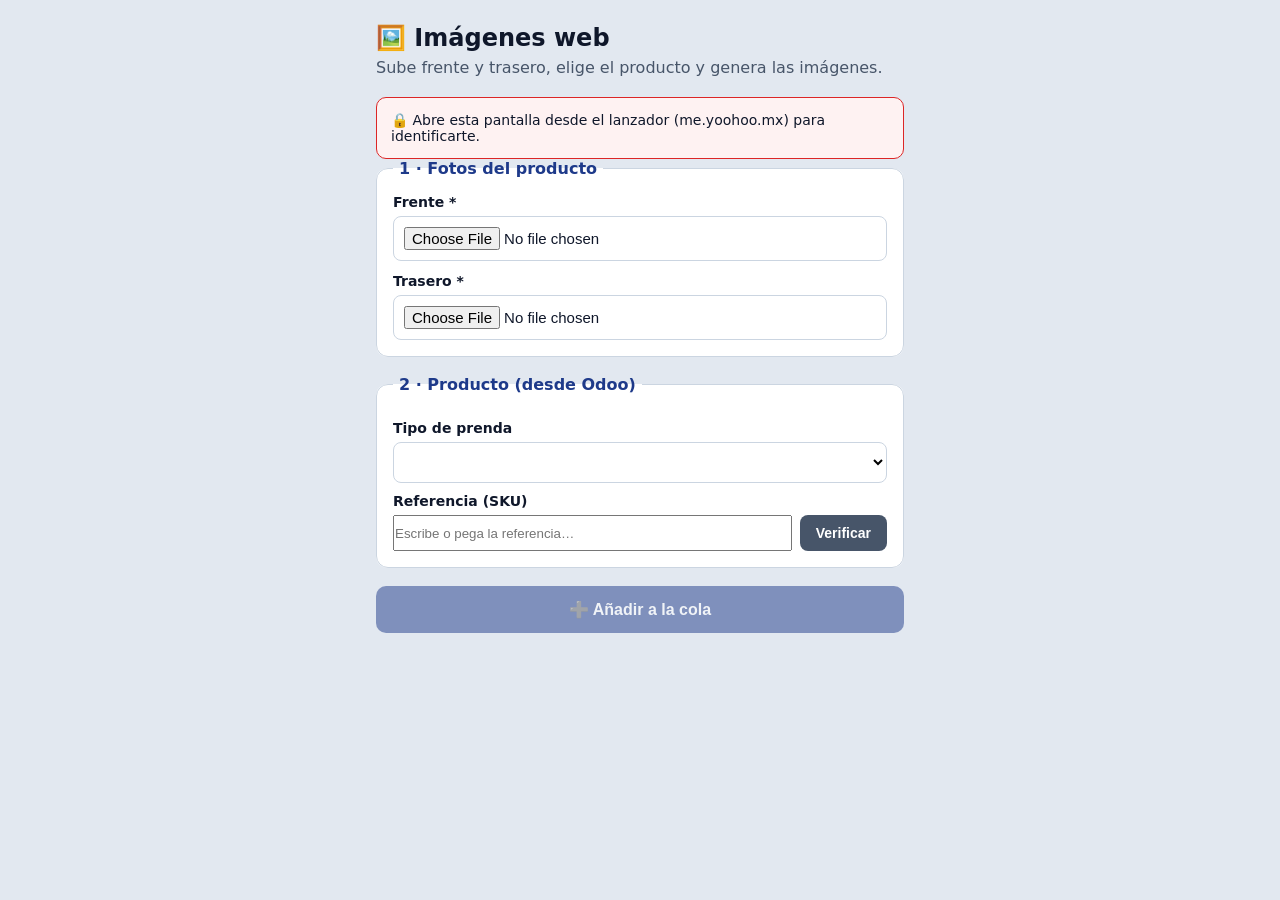
<file: automatizacion/pwa-imagenes/index.html>
<!DOCTYPE html>
<html lang="es">
<head>
<meta charset="UTF-8">
<meta name="viewport" content="width=device-width, initial-scale=1.0">
<meta name="theme-color" content="#1e3a8a">
<link rel="manifest" href="manifest.webmanifest">
<title>Imágenes web</title>
<link rel="stylesheet" href="styles.css">
</head>
<body>
  <main class="app">
    <h1>🖼️ Imágenes web</h1>
    <p class="sub">Sube frente y trasero, elige el producto y genera las imágenes.</p>

    <!-- Aviso cuando falta / no es válido el PIN (entrar desde el lanzador) -->
    <div id="gate" class="estado error" hidden></div>

    <!-- Productos sin imagen, priorizados por stock (al inicio) -->
    <button type="button" id="btn-faltantes" class="btn-faltantes" hidden>
      📋 Ver productos sin imagen
    </button>
    <div id="faltantes" class="faltantes" hidden></div>

    <form id="form" hidden>
      <fieldset>
        <legend>1 · Fotos del producto</legend>
        <div class="fotos">
          <label class="foto">
            <span>Frente *</span>
            <input type="file" id="frente" accept="image/*" required>
            <img class="preview" id="prev-frente" alt="">
          </label>
          <label class="foto">
            <span>Trasero *</span>
            <input type="file" id="trasero" accept="image/*" required>
            <img class="preview" id="prev-trasero" alt="">
          </label>
        </div>
      </fieldset>

      <fieldset>
        <legend>2 · Producto (desde Odoo)</legend>
        <label>Tipo de prenda
          <select id="tipo" required></select>
        </label>
        <label>Referencia (SKU)
          <div class="ref-row">
            <input type="text" id="referencia" placeholder="Escribe o pega la referencia…"
                   autocomplete="off" autocapitalize="off" spellcheck="false"
                   list="ref-sugerencias" required>
            <button type="button" id="verificar">Verificar</button>
          </div>
          <datalist id="ref-sugerencias"></datalist>
        </label>
        <div id="ref-estado" class="ref-estado" hidden></div>
        <label id="color-wrap" hidden>Color
          <select id="color" required></select>
        </label>
      </fieldset>

      <button type="submit" id="enviar" disabled>➕ Añadir a la cola</button>
    </form>

    <div id="estado" class="estado" hidden></div>

    <!-- Cola de generación: un trabajo por flujo, con barra de progreso -->
    <section id="cola" class="cola" hidden>
      <div class="cola-head" id="cola-head">Cola de generación</div>
      <div class="cola-lista" id="cola-lista"></div>
    </section>
  </main>
  <script src="app.js"></script>
</body>
</html>
</file>
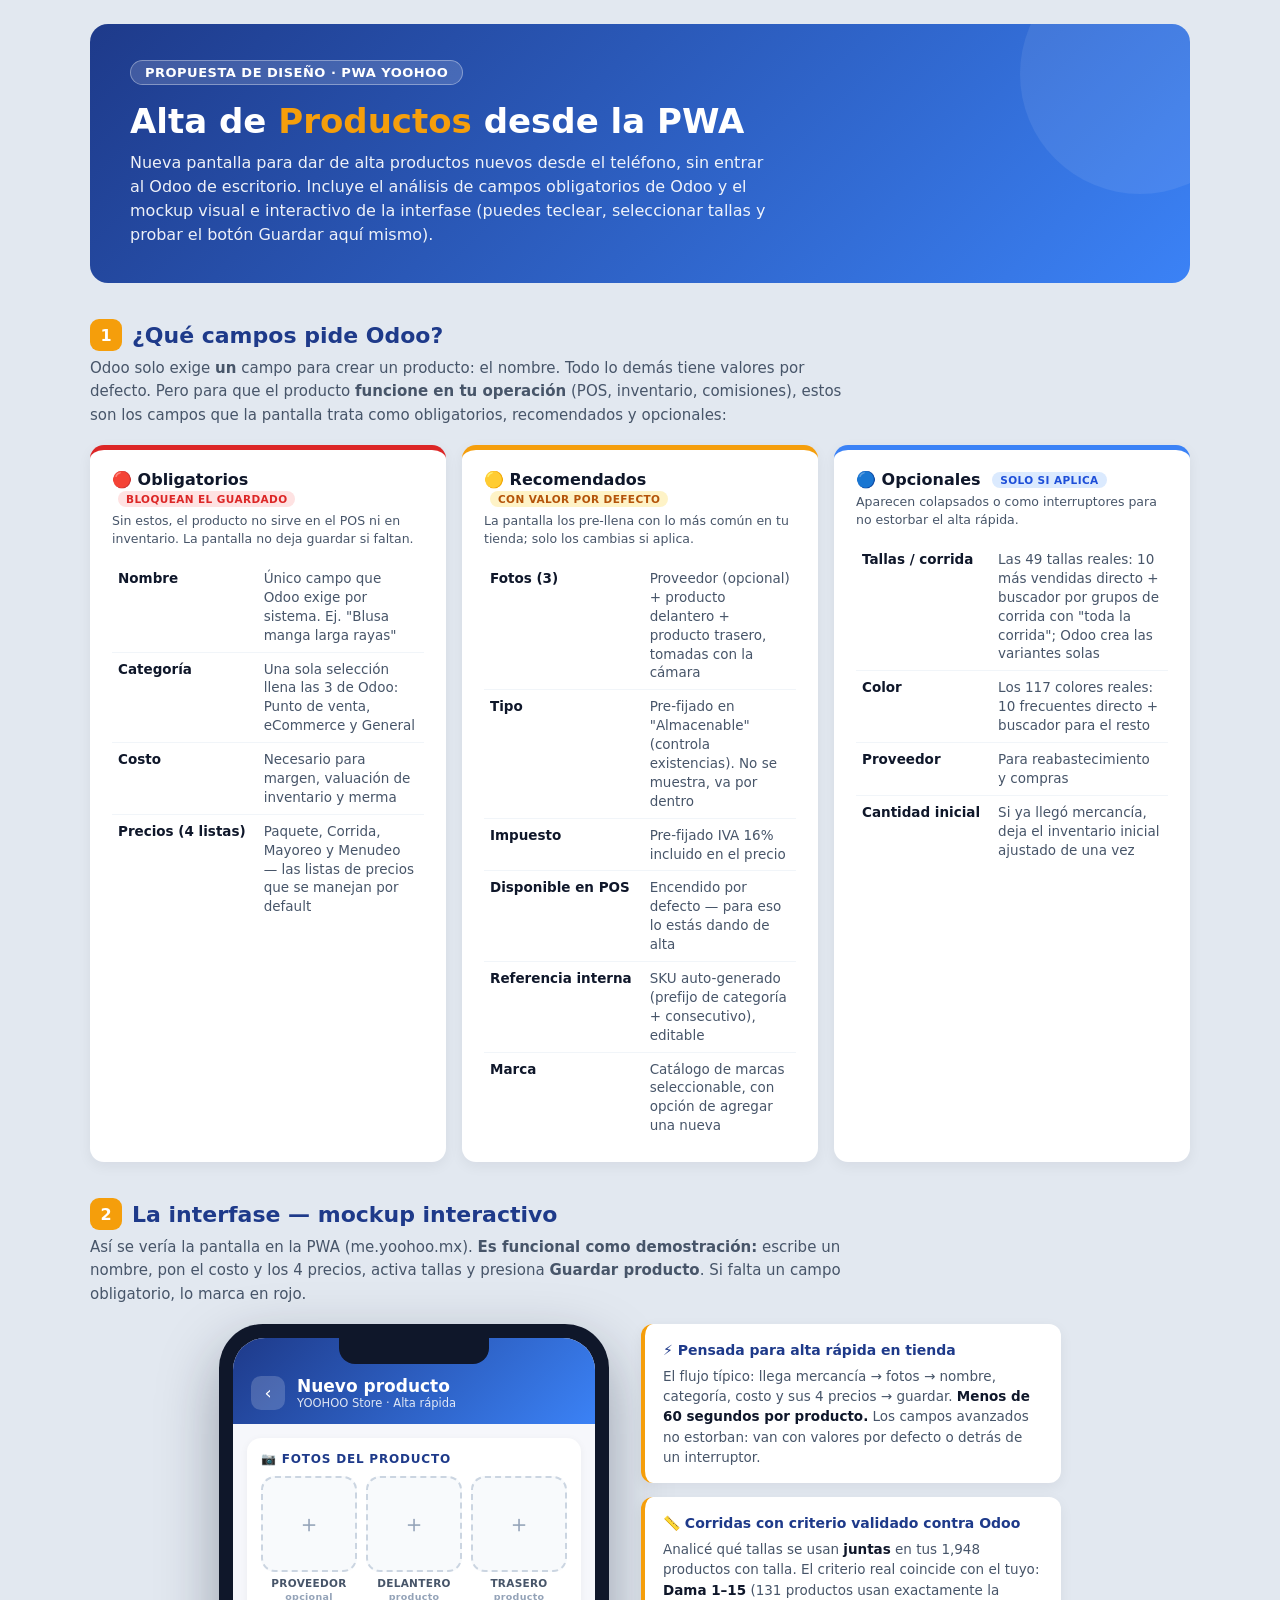
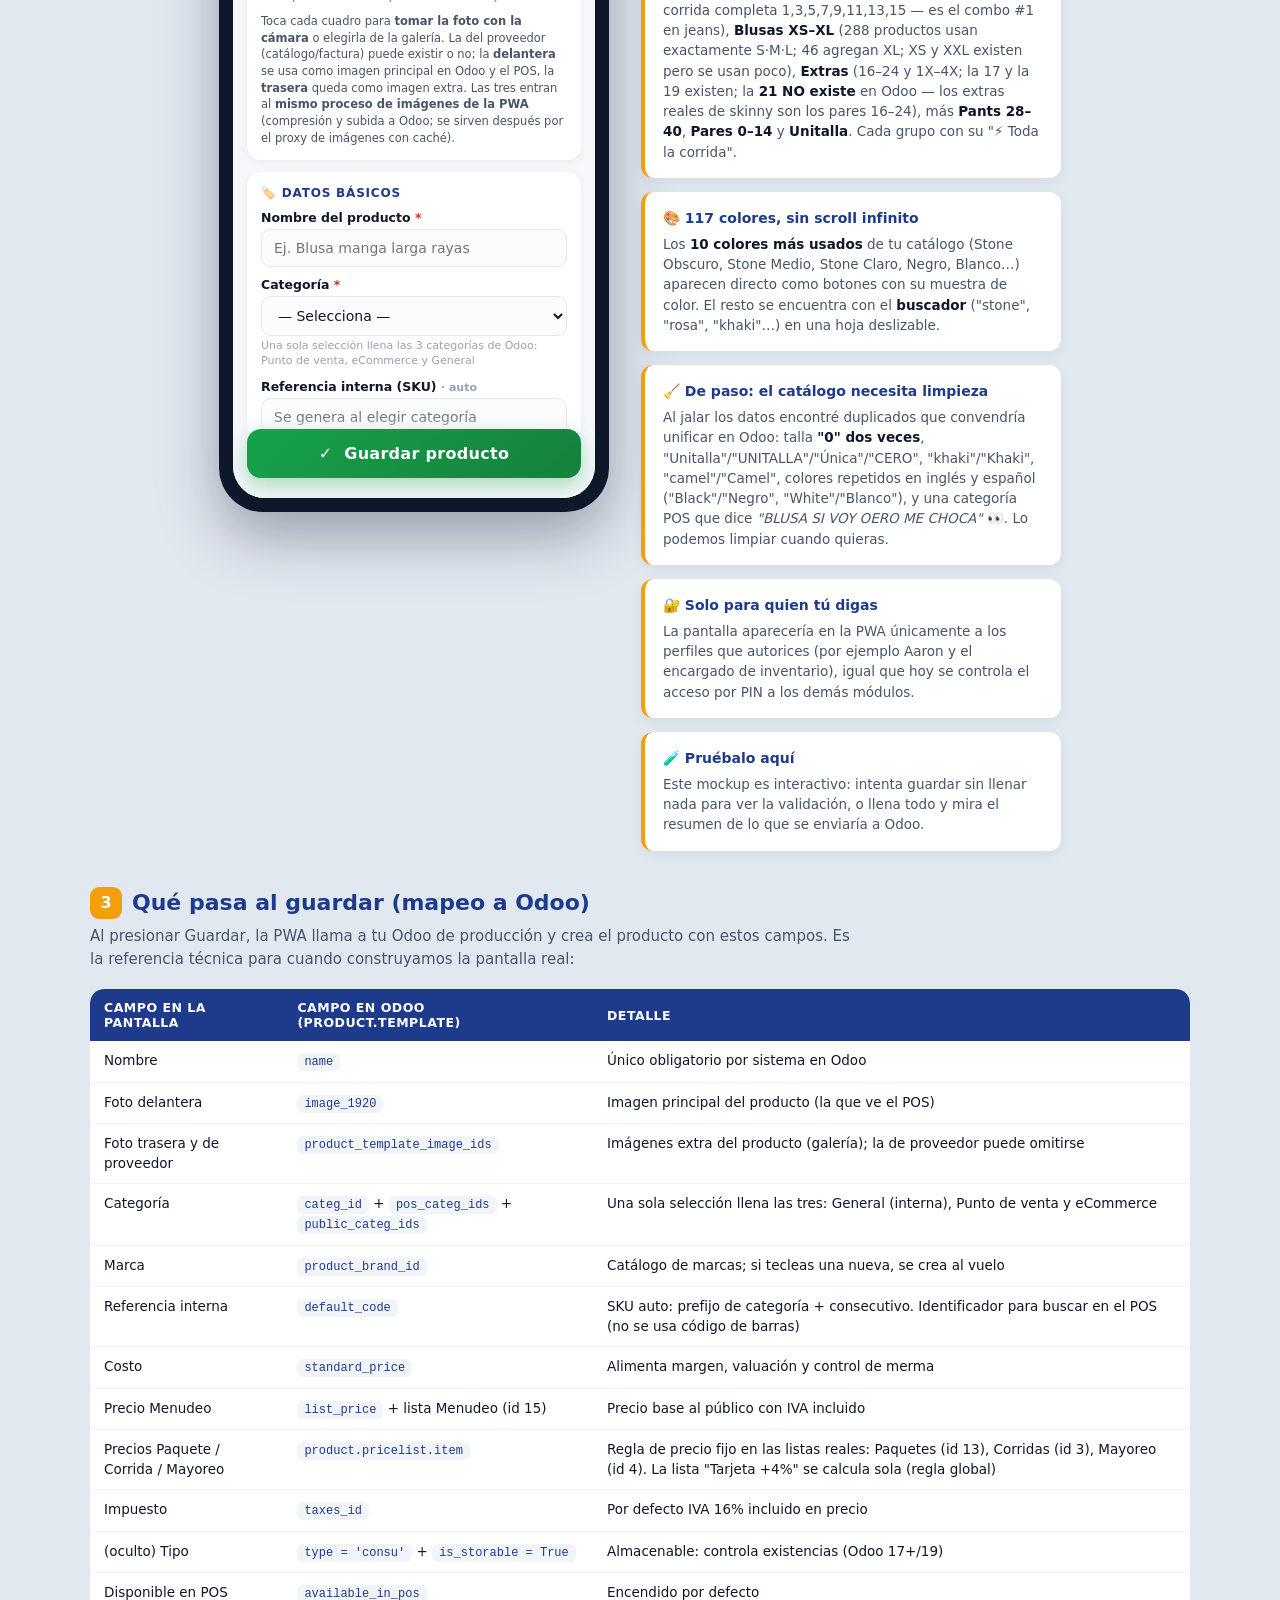
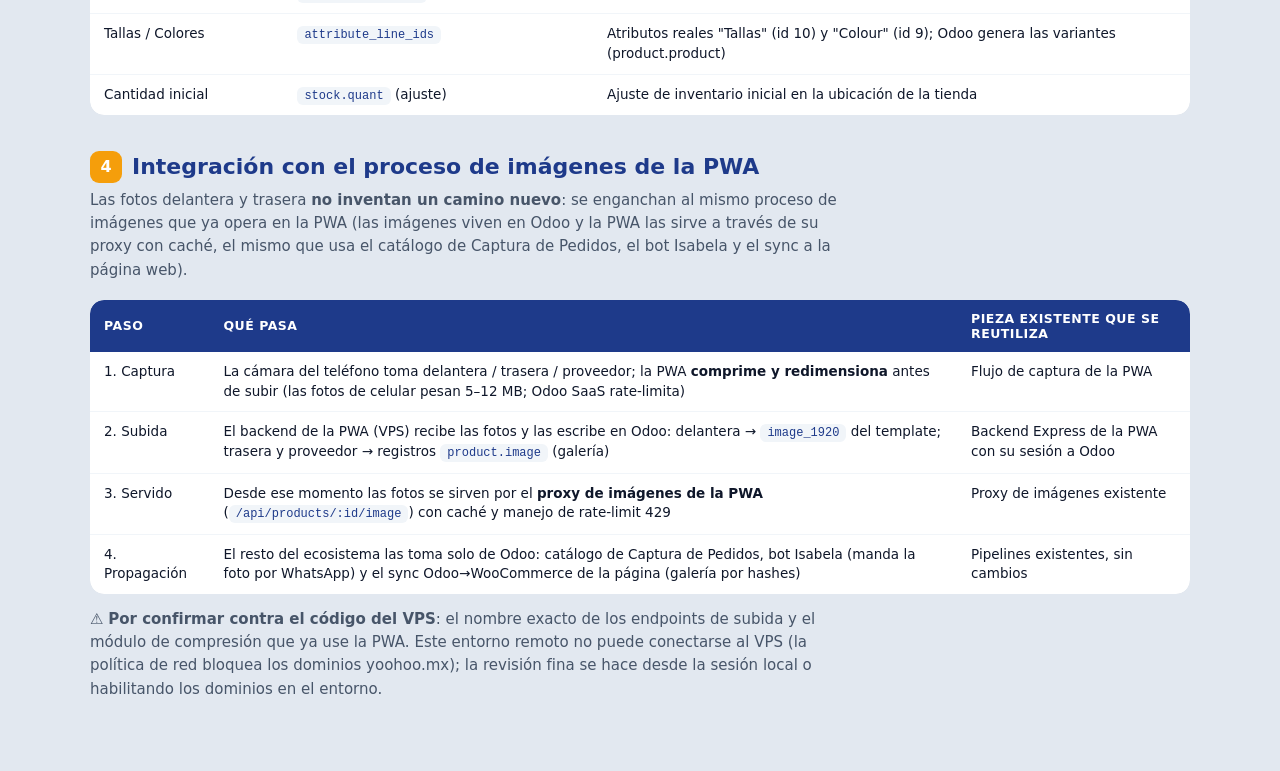
<file: alta-producto-pwa.html>
<!DOCTYPE html>
<html lang="es">
<head>
<meta charset="UTF-8">
<meta name="viewport" content="width=device-width, initial-scale=1.0">
<title>Alta de Productos — Diseño PWA YOOHOO</title>
<style>
  :root{
    --azul:#1e3a8a;
    --azul-claro:#3b82f6;
    --acento:#f59e0b;
    --oscuro:#0f172a;
    --gris:#475569;
    --claro:#f1f5f9;
    --blanco:#ffffff;
    --verde:#16a34a;
    --rojo:#dc2626;
    --borde:#e2e8f0;
  }
  *{margin:0;padding:0;box-sizing:border-box;}
  body{
    font-family:'Segoe UI',system-ui,-apple-system,sans-serif;
    background:#e2e8f0;
    color:var(--oscuro);
    padding:24px 16px 64px;
  }
  .contenedor{max-width:1100px;margin:0 auto;}

  /* ---------- CABECERA DEL DOCUMENTO ---------- */
  .doc-hero{
    background:linear-gradient(135deg,var(--azul) 0%,var(--azul-claro) 100%);
    color:var(--blanco);
    border-radius:18px;
    padding:36px 40px;
    margin-bottom:28px;
    position:relative;
    overflow:hidden;
  }
  .doc-hero::after{
    content:"";position:absolute;right:-70px;top:-70px;
    width:240px;height:240px;background:rgba(255,255,255,.08);border-radius:50%;
  }
  .doc-hero h1{font-size:34px;font-weight:800;margin-bottom:10px;}
  .doc-hero h1 span{color:var(--acento);}
  .doc-hero p{font-size:16px;opacity:.92;max-width:640px;line-height:1.5;}
  .doc-hero .chip{
    display:inline-block;background:rgba(255,255,255,.15);
    border:1px solid rgba(255,255,255,.35);
    padding:4px 14px;border-radius:999px;font-size:13px;font-weight:600;
    margin-bottom:16px;letter-spacing:.5px;
  }

  h2.seccion{
    font-size:22px;font-weight:800;color:var(--azul);
    margin:36px 0 6px;display:flex;align-items:center;gap:10px;
  }
  h2.seccion .num{
    background:var(--acento);color:var(--blanco);
    width:32px;height:32px;border-radius:9px;
    display:inline-flex;align-items:center;justify-content:center;
    font-size:16px;flex-shrink:0;
  }
  p.intro{color:var(--gris);margin-bottom:18px;font-size:15px;max-width:760px;line-height:1.55;}

  /* ---------- TABLAS DE CAMPOS ---------- */
  .tarjetas-campos{display:grid;grid-template-columns:repeat(auto-fit,minmax(310px,1fr));gap:16px;}
  .tcampo{
    background:var(--blanco);border-radius:14px;padding:20px 22px;
    box-shadow:0 4px 14px rgba(15,23,42,.06);
    border-top:5px solid var(--gris);
  }
  .tcampo.oblig{border-top-color:var(--rojo);}
  .tcampo.recom{border-top-color:var(--acento);}
  .tcampo.opc{border-top-color:var(--azul-claro);}
  .tcampo h3{font-size:16px;margin-bottom:4px;}
  .tcampo .sub{font-size:12.5px;color:var(--gris);margin-bottom:14px;line-height:1.45;}
  .tcampo table{width:100%;border-collapse:collapse;font-size:13.5px;}
  .tcampo td{padding:7px 6px;border-bottom:1px solid var(--claro);vertical-align:top;line-height:1.4;}
  .tcampo td:first-child{font-weight:700;white-space:nowrap;padding-right:12px;}
  .tcampo td:last-child{color:var(--gris);}
  .tcampo tr:last-child td{border-bottom:none;}
  .etq{
    display:inline-block;font-size:10.5px;font-weight:700;letter-spacing:.4px;
    padding:2px 8px;border-radius:999px;margin-left:6px;vertical-align:middle;
  }
  .etq.r{background:#fee2e2;color:var(--rojo);}
  .etq.a{background:#fef3c7;color:#b45309;}
  .etq.b{background:#dbeafe;color:#1d4ed8;}

  /* ---------- LAYOUT MOCKUP ---------- */
  .zona-mockup{
    display:flex;gap:32px;align-items:flex-start;flex-wrap:wrap;
    justify-content:center;margin-top:18px;
  }
  .notas-laterales{flex:1;min-width:300px;max-width:420px;display:flex;flex-direction:column;gap:14px;}
  .nota{
    background:var(--blanco);border-radius:12px;padding:16px 18px;
    box-shadow:0 4px 14px rgba(15,23,42,.06);
    font-size:13.5px;line-height:1.5;color:var(--gris);
    border-left:4px solid var(--acento);
  }
  .nota b{color:var(--oscuro);}
  .nota .titulo-nota{font-size:14px;font-weight:800;color:var(--azul);display:block;margin-bottom:5px;}

  /* ---------- TELÉFONO ---------- */
  .telefono{
    width:390px;flex-shrink:0;
    background:var(--oscuro);
    border-radius:44px;
    padding:14px;
    box-shadow:0 24px 60px rgba(15,23,42,.35);
  }
  .pantalla{
    background:#f6f7fb;
    border-radius:32px;
    overflow:hidden;
    height:760px;
    display:flex;flex-direction:column;
    position:relative;
  }
  .notch{
    height:26px;background:var(--oscuro);border-radius:0 0 16px 16px;
    width:150px;margin:0 auto;flex-shrink:0;position:absolute;left:50%;transform:translateX(-50%);top:0;z-index:30;
  }

  .app-header{
    background:linear-gradient(135deg,var(--azul) 0%,var(--azul-claro) 100%);
    color:var(--blanco);
    padding:38px 18px 14px;
    flex-shrink:0;
    display:flex;align-items:center;gap:12px;
  }
  .app-header .atras{
    width:34px;height:34px;border-radius:10px;background:rgba(255,255,255,.18);
    display:flex;align-items:center;justify-content:center;font-size:18px;cursor:pointer;
  }
  .app-header .titulo{font-size:17px;font-weight:800;}
  .app-header .subtitulo{font-size:11.5px;opacity:.85;}

  .form-scroll{
    flex:1;overflow-y:auto;padding:14px 14px 90px;
    scrollbar-width:thin;
  }

  .bloque{
    background:var(--blanco);border-radius:14px;
    padding:14px;margin-bottom:12px;
    box-shadow:0 2px 8px rgba(15,23,42,.05);
  }
  .bloque h4{
    font-size:12px;letter-spacing:.8px;color:var(--azul);
    text-transform:uppercase;margin-bottom:10px;font-weight:800;
    display:flex;align-items:center;gap:6px;
  }
  .campo{margin-bottom:10px;}
  .campo:last-child{margin-bottom:0;}
  .campo label{
    display:block;font-size:12.5px;font-weight:700;color:var(--oscuro);margin-bottom:4px;
  }
  .campo label .req{color:var(--rojo);font-weight:800;}
  .campo label .opt{color:#94a3b8;font-weight:600;font-size:11px;}
  .campo input[type=text],.campo input[type=number],.campo select{
    width:100%;padding:10px 12px;font-size:14px;
    border:1.5px solid var(--borde);border-radius:10px;
    background:#fbfcfe;outline:none;font-family:inherit;color:var(--oscuro);
  }
  .campo input:focus,.campo select:focus{border-color:var(--azul-claro);background:var(--blanco);}
  .campo.error input,.campo.error select{border-color:var(--rojo);background:#fef2f2;}
  .campo .ayuda{font-size:11px;color:#94a3b8;margin-top:3px;line-height:1.35;}
  .campo .msg-error{font-size:11px;color:var(--rojo);margin-top:3px;font-weight:700;display:none;}
  .campo.error .msg-error{display:block;}

  .fila{display:flex;gap:10px;}
  .fila .campo{flex:1;}

  /* fotos */
  .fotos-grid{display:flex;gap:9px;}
  .foto-slot{flex:1;text-align:center;}
  .foto-cuadro{
    width:100%;aspect-ratio:1/1;border-radius:14px;
    border:2px dashed #cbd5e1;background:#f8fafc;
    display:flex;flex-direction:column;align-items:center;justify-content:center;
    font-size:24px;cursor:pointer;color:#94a3b8;transition:.15s;
    overflow:hidden;
  }
  .foto-cuadro:hover{border-color:var(--azul-claro);color:var(--azul-claro);}
  .foto-cuadro.lista{border-style:solid;border-color:var(--verde);font-size:34px;background:#f0fdf4;}
  .foto-slot .fl{
    font-size:10.5px;font-weight:800;color:var(--gris);
    margin-top:5px;letter-spacing:.3px;text-transform:uppercase;line-height:1.3;display:block;
  }
  .foto-slot .fl em{display:block;font-style:normal;font-weight:600;color:#94a3b8;font-size:9.5px;text-transform:none;}
  .foto-txt{font-size:11.5px;color:var(--gris);line-height:1.45;margin-top:10px;}

  /* margen */
  .margen-caja{
    background:#f0fdf4;border:1px solid #bbf7d0;border-radius:10px;
    padding:8px 12px;font-size:12.5px;color:#166534;font-weight:700;
    display:flex;justify-content:space-between;align-items:center;margin-top:8px;
  }
  .margen-caja.negativo{background:#fef2f2;border-color:#fecaca;color:var(--rojo);}

  /* chips */
  .chips{display:flex;flex-wrap:wrap;gap:7px;}
  .chips .ch{
    padding:7px 13px;border-radius:999px;border:1.5px solid var(--borde);
    background:var(--blanco);font-size:13px;font-weight:700;color:var(--gris);
    cursor:pointer;user-select:none;transition:.12s;
    display:inline-flex;align-items:center;gap:6px;
  }
  .chips .ch.on{background:var(--azul);border-color:var(--azul);color:var(--blanco);}
  .tag-real{
    font-size:9.5px;background:#dcfce7;color:#166534;border-radius:999px;
    padding:2px 8px;letter-spacing:.3px;
  }

  /* hoja de tallas: grupos de corrida */
  .lista-tallas{max-height:330px;overflow-y:auto;margin-bottom:14px;}
  .grupo-talla-h{
    display:flex;justify-content:space-between;align-items:center;
    font-size:11px;font-weight:800;color:var(--azul);text-transform:uppercase;
    letter-spacing:.5px;margin:12px 0 7px;
  }
  .grupo-talla-h:first-child{margin-top:0;}
  .grupo-talla-h button{
    font-size:11px;font-weight:800;cursor:pointer;font-family:inherit;
    border:1.5px solid var(--borde);background:#fbfcfe;color:var(--azul);
    border-radius:999px;padding:3px 10px;
  }

  /* swatches de color */
  .sw-c{
    width:15px;height:15px;border-radius:50%;flex-shrink:0;
    border:1px solid rgba(0,0,0,.18);display:inline-block;
  }
  .btn-todos{
    width:100%;margin-top:9px;padding:10px;border-radius:10px;font-size:13px;font-weight:800;
    cursor:pointer;font-family:inherit;border:1.5px dashed #94a3b8;background:#f8fafc;color:var(--gris);
  }
  .chips .ch .x{opacity:.7;font-weight:400;}

  /* hoja selector de colores */
  .hoja-colores input{
    width:100%;padding:11px 13px;font-size:14px;border:1.5px solid var(--borde);
    border-radius:11px;background:#fbfcfe;outline:none;font-family:inherit;margin-bottom:10px;
  }
  .lista-colores{
    display:grid;grid-template-columns:1fr 1fr;gap:6px;
    max-height:330px;overflow-y:auto;margin-bottom:14px;
  }
  .item-color{
    display:flex;align-items:center;gap:8px;padding:8px 10px;border-radius:10px;
    border:1.5px solid var(--borde);font-size:12px;font-weight:700;color:var(--gris);
    cursor:pointer;user-select:none;
  }
  .item-color.on{border-color:var(--azul);background:#eff6ff;color:var(--azul);}
  .item-color .sw-c{width:18px;height:18px;}

  /* switch */
  .switch-fila{display:flex;justify-content:space-between;align-items:center;gap:10px;}
  .switch-fila .txt b{display:block;font-size:13px;}
  .switch-fila .txt span{font-size:11.5px;color:#94a3b8;}
  .sw{
    width:46px;height:26px;border-radius:999px;background:#cbd5e1;position:relative;
    cursor:pointer;flex-shrink:0;transition:.15s;
  }
  .sw::after{
    content:"";position:absolute;width:20px;height:20px;border-radius:50%;
    background:var(--blanco);top:3px;left:3px;transition:.15s;
    box-shadow:0 1px 4px rgba(0,0,0,.25);
  }
  .sw.on{background:var(--verde);}
  .sw.on::after{left:23px;}

  .resumen-var{
    margin-top:10px;background:#eff6ff;border:1px solid #bfdbfe;border-radius:10px;
    padding:9px 12px;font-size:12.5px;color:#1d4ed8;font-weight:700;
  }

  /* botón guardar */
  .pie-guardar{
    position:absolute;bottom:0;left:0;right:0;
    padding:12px 14px 20px;
    background:linear-gradient(0deg,#f6f7fb 70%,rgba(246,247,251,0));
  }
  .btn-guardar{
    width:100%;padding:15px;border:none;border-radius:14px;
    background:linear-gradient(135deg,var(--verde),#15803d);
    color:var(--blanco);font-size:16px;font-weight:800;cursor:pointer;
    box-shadow:0 8px 20px rgba(22,163,74,.35);
    font-family:inherit;letter-spacing:.3px;
  }
  .btn-guardar:active{transform:scale(.98);}

  /* overlay éxito */
  .overlay{
    position:absolute;inset:0;background:rgba(15,23,42,.55);
    display:none;align-items:flex-end;z-index:40;
  }
  .overlay.on{display:flex;}
  .hoja{
    background:var(--blanco);border-radius:22px 22px 0 0;width:100%;
    padding:24px 20px 28px;animation:sube .25s ease;
    max-height:82%;overflow-y:auto;
  }
  @keyframes sube{from{transform:translateY(40px);opacity:0}to{transform:translateY(0);opacity:1}}
  .hoja .icono-ok{
    width:58px;height:58px;border-radius:50%;background:#dcfce7;color:var(--verde);
    font-size:30px;display:flex;align-items:center;justify-content:center;margin:0 auto 12px;
  }
  .hoja h3{text-align:center;font-size:18px;margin-bottom:4px;}
  .hoja .sub{text-align:center;font-size:12.5px;color:var(--gris);margin-bottom:16px;}
  .hoja table{width:100%;font-size:12.5px;border-collapse:collapse;margin-bottom:16px;}
  .hoja td{padding:6px 4px;border-bottom:1px solid var(--claro);}
  .hoja td:first-child{color:var(--gris);white-space:nowrap;padding-right:14px;}
  .hoja td:last-child{font-weight:700;text-align:right;}
  .hoja .btns{display:flex;gap:10px;}
  .hoja button{
    flex:1;padding:12px;border-radius:12px;font-size:14px;font-weight:800;
    cursor:pointer;font-family:inherit;border:1.5px solid var(--borde);background:var(--blanco);color:var(--gris);
  }
  .hoja button.principal{background:var(--azul);border-color:var(--azul);color:var(--blanco);}

  /* ---------- TABLA MAPEO ODOO ---------- */
  .tabla-mapeo{
    width:100%;background:var(--blanco);border-radius:14px;overflow:hidden;
    box-shadow:0 4px 14px rgba(15,23,42,.06);border-collapse:collapse;font-size:13.5px;
  }
  .tabla-mapeo th{
    background:var(--azul);color:var(--blanco);text-align:left;
    padding:11px 14px;font-size:12.5px;letter-spacing:.5px;text-transform:uppercase;
  }
  .tabla-mapeo td{padding:10px 14px;border-bottom:1px solid var(--claro);vertical-align:top;line-height:1.45;}
  .tabla-mapeo tr:last-child td{border-bottom:none;}
  .tabla-mapeo code{
    background:var(--claro);padding:2px 7px;border-radius:6px;font-size:12px;color:var(--azul);
    font-family:Consolas,monospace;white-space:nowrap;
  }
  .scroll-x{overflow-x:auto;border-radius:14px;}

  @media(max-width:900px){
    .doc-hero{padding:26px 22px;}
    .doc-hero h1{font-size:26px;}
    .telefono{width:100%;max-width:390px;}
  }
</style>
</head>
<body>
<div class="contenedor">

  <!-- ============ CABECERA ============ -->
  <div class="doc-hero">
    <span class="chip">PROPUESTA DE DISEÑO · PWA YOOHOO</span>
    <h1>Alta de <span>Productos</span> desde la PWA</h1>
    <p>Nueva pantalla para dar de alta productos nuevos desde el teléfono, sin entrar al Odoo de escritorio.
    Incluye el análisis de campos obligatorios de Odoo y el mockup visual e interactivo de la interfase
    (puedes teclear, seleccionar tallas y probar el botón Guardar aquí mismo).</p>
  </div>

  <!-- ============ SECCIÓN 1: CAMPOS ============ -->
  <h2 class="seccion"><span class="num">1</span> ¿Qué campos pide Odoo?</h2>
  <p class="intro">
    Odoo solo exige <b>un</b> campo para crear un producto: el nombre. Todo lo demás tiene valores por defecto.
    Pero para que el producto <b>funcione en tu operación</b> (POS, inventario, comisiones), estos son
    los campos que la pantalla trata como obligatorios, recomendados y opcionales:
  </p>
  <div class="tarjetas-campos">
    <div class="tcampo oblig">
      <h3>🔴 Obligatorios <span class="etq r">BLOQUEAN EL GUARDADO</span></h3>
      <p class="sub">Sin estos, el producto no sirve en el POS ni en inventario. La pantalla no deja guardar si faltan.</p>
      <table>
        <tr><td>Nombre</td><td>Único campo que Odoo exige por sistema. Ej. "Blusa manga larga rayas"</td></tr>
        <tr><td>Categoría</td><td>Una sola selección llena las 3 de Odoo: Punto de venta, eCommerce y General</td></tr>
        <tr><td>Costo</td><td>Necesario para margen, valuación de inventario y merma</td></tr>
        <tr><td>Precios (4 listas)</td><td>Paquete, Corrida, Mayoreo y Menudeo — las listas de precios que se manejan por default</td></tr>
      </table>
    </div>
    <div class="tcampo recom">
      <h3>🟡 Recomendados <span class="etq a">CON VALOR POR DEFECTO</span></h3>
      <p class="sub">La pantalla los pre-llena con lo más común en tu tienda; solo los cambias si aplica.</p>
      <table>
        <tr><td>Fotos (3)</td><td>Proveedor (opcional) + producto delantero + producto trasero, tomadas con la cámara</td></tr>
        <tr><td>Tipo</td><td>Pre-fijado en "Almacenable" (controla existencias). No se muestra, va por dentro</td></tr>
        <tr><td>Impuesto</td><td>Pre-fijado IVA 16% incluido en el precio</td></tr>
        <tr><td>Disponible en POS</td><td>Encendido por defecto — para eso lo estás dando de alta</td></tr>
        <tr><td>Referencia interna</td><td>SKU auto-generado (prefijo de categoría + consecutivo), editable</td></tr>
        <tr><td>Marca</td><td>Catálogo de marcas seleccionable, con opción de agregar una nueva</td></tr>
      </table>
    </div>
    <div class="tcampo opc">
      <h3>🔵 Opcionales <span class="etq b">SOLO SI APLICA</span></h3>
      <p class="sub">Aparecen colapsados o como interruptores para no estorbar el alta rápida.</p>
      <table>
        <tr><td>Tallas / corrida</td><td>Las 49 tallas reales: 10 más vendidas directo + buscador por grupos de corrida con "toda la corrida"; Odoo crea las variantes solas</td></tr>
        <tr><td>Color</td><td>Los 117 colores reales: 10 frecuentes directo + buscador para el resto</td></tr>
        <tr><td>Proveedor</td><td>Para reabastecimiento y compras</td></tr>
        <tr><td>Cantidad inicial</td><td>Si ya llegó mercancía, deja el inventario inicial ajustado de una vez</td></tr>
      </table>
    </div>
  </div>

  <!-- ============ SECCIÓN 2: MOCKUP ============ -->
  <h2 class="seccion"><span class="num">2</span> La interfase — mockup interactivo</h2>
  <p class="intro">
    Así se vería la pantalla en la PWA (me.yoohoo.mx). <b>Es funcional como demostración:</b> escribe un nombre,
    pon el costo y los 4 precios, activa tallas y presiona <b>Guardar producto</b>.
    Si falta un campo obligatorio, lo marca en rojo.
  </p>

  <div class="zona-mockup">
    <!-- ===== TELÉFONO ===== -->
    <div class="telefono">
      <div class="pantalla">
        <div class="notch"></div>
        <div class="app-header">
          <div class="atras">‹</div>
          <div>
            <div class="titulo">Nuevo producto</div>
            <div class="subtitulo">YOOHOO Store · Alta rápida</div>
          </div>
        </div>

        <div class="form-scroll" id="formScroll">

          <!-- FOTOS -->
          <div class="bloque">
            <h4>📷 Fotos del producto</h4>
            <div class="fotos-grid">
              <div class="foto-slot">
                <div class="foto-cuadro" id="fotoProv" onclick="tomarFoto(this,'🏭')">＋</div>
                <span class="fl">Proveedor<em>opcional</em></span>
              </div>
              <div class="foto-slot">
                <div class="foto-cuadro" id="fotoDel" onclick="tomarFoto(this,'👚')">＋</div>
                <span class="fl">Delantero<em>producto</em></span>
              </div>
              <div class="foto-slot">
                <div class="foto-cuadro" id="fotoTra" onclick="tomarFoto(this,'🔄')">＋</div>
                <span class="fl">Trasero<em>producto</em></span>
              </div>
            </div>
            <div class="foto-txt">Toca cada cuadro para <b>tomar la foto con la cámara</b> o elegirla de la galería. La del proveedor (catálogo/factura) puede existir o no; la <b>delantera</b> se usa como imagen principal en Odoo y el POS, la <b>trasera</b> queda como imagen extra. Las tres entran al <b>mismo proceso de imágenes de la PWA</b> (compresión y subida a Odoo; se sirven después por el proxy de imágenes con caché).</div>
          </div>

          <!-- DATOS BÁSICOS -->
          <div class="bloque">
            <h4>🏷️ Datos básicos</h4>
            <div class="campo" id="c-nombre">
              <label>Nombre del producto <span class="req">*</span></label>
              <input type="text" id="inNombre" placeholder="Ej. Blusa manga larga rayas" oninput="quitaError(this)">
              <div class="msg-error">Escribe el nombre del producto</div>
            </div>
            <div class="campo" id="c-categoria">
              <label>Categoría <span class="req">*</span></label>
              <select id="inCategoria" onchange="quitaError(this);sugiereSku()">
                <option value="">— Selecciona —</option>
                <option value="JEA">Jeans</option>
                <option value="SKI">Skinny</option>
                <option value="MOM">Mom</option>
                <option value="WID">Wide Leg</option>
                <option value="CAR">Cargo</option>
                <option value="BLU">Blusas</option>
                <option value="CAM">Camisas</option>
                <option value="FAL">Faldas</option>
                <option value="VES">Vestidos</option>
                <option value="SHO">Shorts</option>
                <option value="BER">Bermudas</option>
                <option value="CHA">Chamarras</option>
                <option value="SUD">Sudaderas</option>
                <option value="PAN">Pantalones</option>
                <option value="LEG">Leggings</option>
                <option value="JOG">Jogger</option>
                <option value="BOD">Bodys</option>
              </select>
              <div class="ayuda">Una sola selección llena las 3 categorías de Odoo: Punto de venta, eCommerce y General</div>
              <div class="msg-error">Selecciona la categoría</div>
            </div>
            <div class="campo">
              <label>Referencia interna (SKU) <span class="opt">· auto</span></label>
              <input type="text" id="inSku" placeholder="Se genera al elegir categoría">
              <div class="ayuda">Se propone sola (prefijo + consecutivo). Puedes editarla.</div>
            </div>
            <div class="campo">
              <label>Marca</label>
              <select id="inMarca">
                <option value="">— Selecciona —</option>
                <option>YOOHOO</option>
                <option>Genérica / sin marca</option>
                <option>＋ Agregar marca nueva…</option>
              </select>
            </div>
          </div>

          <!-- PRECIOS -->
          <div class="bloque">
            <h4>💲 Precios</h4>
            <div class="campo" id="c-costo">
              <label>Costo <span class="req">*</span></label>
              <input type="number" id="inCosto" placeholder="0.00" oninput="quitaError(this);calculaMargen()">
              <div class="msg-error">Captura el costo</div>
            </div>
            <label style="display:block;font-size:12.5px;font-weight:700;margin:12px 0 6px">Precio de venta por lista <span class="req">*</span></label>
            <div class="fila">
              <div class="campo" id="c-paquete">
                <label style="font-weight:600;color:var(--gris)">Paquete</label>
                <input type="number" id="inPaquete" placeholder="0.00" oninput="quitaError(this);calculaMargen()">
                <div class="msg-error">Falta paquete</div>
              </div>
              <div class="campo" id="c-corrida">
                <label style="font-weight:600;color:var(--gris)">Corrida</label>
                <input type="number" id="inCorrida" placeholder="0.00" oninput="quitaError(this);calculaMargen()">
                <div class="msg-error">Falta corrida</div>
              </div>
            </div>
            <div class="fila">
              <div class="campo" id="c-mayoreo">
                <label style="font-weight:600;color:var(--gris)">Mayoreo</label>
                <input type="number" id="inMayoreo" placeholder="0.00" oninput="quitaError(this);calculaMargen()">
                <div class="msg-error">Falta mayoreo</div>
              </div>
              <div class="campo" id="c-menudeo">
                <label style="font-weight:600;color:var(--gris)">Menudeo</label>
                <input type="number" id="inMenudeo" placeholder="0.00" oninput="quitaError(this);calculaMargen()">
                <div class="msg-error">Falta menudeo</div>
              </div>
            </div>
            <div class="ayuda" style="margin-top:-2px">Las 4 listas de precios que manejamos por default. Menudeo es el precio base al público.</div>
            <div class="margen-caja" id="cajaMargen" style="display:none">
              <span>Margen</span><span id="txtMargen">—</span>
            </div>
            <div class="campo" style="margin-top:10px">
              <label>Impuesto</label>
              <select id="inIva">
                <option selected>IVA 16% (incluido en el precio)</option>
                <option>IVA 0%</option>
                <option>Exento</option>
              </select>
            </div>
          </div>

          <!-- TALLAS / VARIANTES -->
          <div class="bloque">
            <h4>📏 Tallas y variantes <span class="tag-real">datos reales de Odoo</span></h4>
            <div class="switch-fila" style="margin-bottom:10px">
              <div class="txt"><b>¿Maneja tallas?</b><span>Odoo creará una variante por talla</span></div>
              <div class="sw" id="swTallas" onclick="toggleTallas()"></div>
            </div>
            <div id="zonaTallas" style="display:none">
              <label style="display:block;font-size:12.5px;font-weight:700;margin-bottom:4px">Tallas <span class="opt">· 49 en catálogo</span></label>
              <div class="ayuda" style="margin:0 0 7px">Las más vendidas en tu tienda, directo. El resto en el buscador:</div>
              <div class="chips" id="tallaFrec"></div>
              <button class="btn-todos" onclick="abreTallas()">📏 Buscar en todas las tallas (49)…</button>
              <div class="chips" id="tallasSelZona" style="margin-top:9px"></div>

              <div class="campo" style="margin-top:14px">
                <label>Colores <span class="opt">· opcional · 117 en catálogo</span></label>
                <div class="ayuda" style="margin:0 0 7px">Los más usados en tu tienda, directo. El resto en el buscador:</div>
                <div class="chips" id="colorFrec"></div>
                <button class="btn-todos" onclick="abreColores()">🎨 Buscar en todos los colores (117)…</button>
                <div class="chips" id="coloresSelZona" style="margin-top:9px"></div>
              </div>
              <div class="resumen-var" id="resVar" style="display:none"></div>
            </div>
          </div>

          <!-- POS E INVENTARIO -->
          <div class="bloque">
            <h4>🛒 Punto de venta e inventario</h4>
            <div class="switch-fila" style="margin-bottom:12px">
              <div class="txt"><b>Disponible en POS</b><span>Aparece de inmediato en la caja</span></div>
              <div class="sw on" id="swPos" onclick="this.classList.toggle('on')"></div>
            </div>
            <div class="campo">
              <label>Cantidad inicial <span class="opt">· opcional</span></label>
              <input type="number" id="inCant" placeholder="0">
              <div class="ayuda">Si ya llegó la mercancía, deja el inventario ajustado desde el alta (si maneja tallas, después se reparte por talla).</div>
            </div>
          </div>

        </div>

        <div class="pie-guardar">
          <button class="btn-guardar" onclick="guardar()">✓ &nbsp;Guardar producto</button>
        </div>

        <!-- HOJA SELECTOR DE TALLAS -->
        <div class="overlay" id="ovTallas">
          <div class="hoja hoja-colores">
            <h3 style="margin-bottom:10px">📏 Tallas del catálogo</h3>
            <input type="text" id="buscaTalla" placeholder="Buscar talla… (ej. 5, XL, unitalla)" oninput="pintaListaTallas()">
            <div class="lista-tallas" id="listaTallas"></div>
            <div class="btns">
              <button class="principal" id="btnTallasListo" onclick="cierraTallas()">Listo</button>
            </div>
          </div>
        </div>

        <!-- HOJA SELECTOR DE COLORES -->
        <div class="overlay" id="ovColores">
          <div class="hoja hoja-colores">
            <h3 style="margin-bottom:10px">🎨 Colores del catálogo</h3>
            <input type="text" id="buscaColor" placeholder="Buscar color… (ej. stone, rosa, khaki)" oninput="pintaListaColores()">
            <div class="lista-colores" id="listaColores"></div>
            <div class="btns">
              <button class="principal" id="btnColoresListo" onclick="cierraColores()">Listo</button>
            </div>
          </div>
        </div>

        <!-- OVERLAY DE ÉXITO -->
        <div class="overlay" id="overlay">
          <div class="hoja">
            <div class="icono-ok">✓</div>
            <h3>Producto listo para crearse</h3>
            <p class="sub">Esto es lo que la PWA enviará a Odoo:</p>
            <table id="tablaResumen"></table>
            <div class="btns">
              <button onclick="cerrarOverlay()">Seguir editando</button>
              <button class="principal" onclick="otroProducto()">＋ Dar de alta otro</button>
            </div>
          </div>
        </div>

      </div>
    </div>

    <!-- ===== NOTAS ===== -->
    <div class="notas-laterales">
      <div class="nota">
        <span class="titulo-nota">⚡ Pensada para alta rápida en tienda</span>
        El flujo típico: llega mercancía → fotos → nombre, categoría, costo y sus 4 precios → guardar.
        <b>Menos de 60 segundos por producto.</b> Los campos avanzados no estorban: van con valores por defecto
        o detrás de un interruptor.
      </div>
      <div class="nota">
        <span class="titulo-nota">📏 Corridas con criterio validado contra Odoo</span>
        Analicé qué tallas se usan <b>juntas</b> en tus 1,948 productos con talla. El criterio real coincide con el tuyo:
        <b>Dama 1–15</b> (131 productos usan exactamente la corrida completa 1,3,5,7,9,11,13,15 — es el combo #1 en jeans),
        <b>Blusas XS–XL</b> (288 productos usan exactamente S·M·L; 46 agregan XL; XS y XXL existen pero se usan poco),
        <b>Extras</b> (16–24 y 1X–4X; la 17 y la 19 existen; la <b>21 NO existe</b> en Odoo — los extras reales de skinny son los pares 16–24),
        más <b>Pants 28–40</b>, <b>Pares 0–14</b> y <b>Unitalla</b>. Cada grupo con su "⚡ Toda la corrida".
      </div>
      <div class="nota">
        <span class="titulo-nota">🎨 117 colores, sin scroll infinito</span>
        Los <b>10 colores más usados</b> de tu catálogo (Stone Obscuro, Stone Medio, Stone Claro, Negro, Blanco…)
        aparecen directo como botones con su muestra de color. El resto se encuentra con el
        <b>buscador</b> ("stone", "rosa", "khaki"…) en una hoja deslizable.
      </div>
      <div class="nota">
        <span class="titulo-nota">🧹 De paso: el catálogo necesita limpieza</span>
        Al jalar los datos encontré duplicados que convendría unificar en Odoo:
        talla <b>"0" dos veces</b>, "Unitalla"/"UNITALLA"/"Única"/"CERO", "khaki"/"Khaki", "camel"/"Camel",
        colores repetidos en inglés y español ("Black"/"Negro", "White"/"Blanco"), y una categoría POS que dice
        <i>"BLUSA SI VOY OERO ME CHOCA"</i> 👀. Lo podemos limpiar cuando quieras.
      </div>
      <div class="nota">
        <span class="titulo-nota">🔐 Solo para quien tú digas</span>
        La pantalla aparecería en la PWA únicamente a los perfiles que autorices
        (por ejemplo Aaron y el encargado de inventario), igual que hoy se controla el acceso
        por PIN a los demás módulos.
      </div>
      <div class="nota">
        <span class="titulo-nota">🧪 Pruébalo aquí</span>
        Este mockup es interactivo: intenta guardar sin llenar nada para ver la validación,
        o llena todo y mira el resumen de lo que se enviaría a Odoo.
      </div>
    </div>
  </div>

  <!-- ============ SECCIÓN 3: MAPEO ============ -->
  <h2 class="seccion"><span class="num">3</span> Qué pasa al guardar (mapeo a Odoo)</h2>
  <p class="intro">
    Al presionar Guardar, la PWA llama a tu Odoo de producción y crea el producto con estos campos.
    Es la referencia técnica para cuando construyamos la pantalla real:
  </p>
  <div class="scroll-x">
  <table class="tabla-mapeo">
    <tr><th>Campo en la pantalla</th><th>Campo en Odoo (product.template)</th><th>Detalle</th></tr>
    <tr><td>Nombre</td><td><code>name</code></td><td>Único obligatorio por sistema en Odoo</td></tr>
    <tr><td>Foto delantera</td><td><code>image_1920</code></td><td>Imagen principal del producto (la que ve el POS)</td></tr>
    <tr><td>Foto trasera y de proveedor</td><td><code>product_template_image_ids</code></td><td>Imágenes extra del producto (galería); la de proveedor puede omitirse</td></tr>
    <tr><td>Categoría</td><td><code>categ_id</code> + <code>pos_categ_ids</code> + <code>public_categ_ids</code></td><td>Una sola selección llena las tres: General (interna), Punto de venta y eCommerce</td></tr>
    <tr><td>Marca</td><td><code>product_brand_id</code></td><td>Catálogo de marcas; si tecleas una nueva, se crea al vuelo</td></tr>
    <tr><td>Referencia interna</td><td><code>default_code</code></td><td>SKU auto: prefijo de categoría + consecutivo. Identificador para buscar en el POS (no se usa código de barras)</td></tr>
    <tr><td>Costo</td><td><code>standard_price</code></td><td>Alimenta margen, valuación y control de merma</td></tr>
    <tr><td>Precio Menudeo</td><td><code>list_price</code> + lista Menudeo (id 15)</td><td>Precio base al público con IVA incluido</td></tr>
    <tr><td>Precios Paquete / Corrida / Mayoreo</td><td><code>product.pricelist.item</code></td><td>Regla de precio fijo en las listas reales: Paquetes (id 13), Corridas (id 3), Mayoreo (id 4). La lista "Tarjeta +4%" se calcula sola (regla global)</td></tr>
    <tr><td>Impuesto</td><td><code>taxes_id</code></td><td>Por defecto IVA 16% incluido en precio</td></tr>
    <tr><td>(oculto) Tipo</td><td><code>type = 'consu'</code> + <code>is_storable = True</code></td><td>Almacenable: controla existencias (Odoo 17+/19)</td></tr>
    <tr><td>Disponible en POS</td><td><code>available_in_pos</code></td><td>Encendido por defecto</td></tr>
    <tr><td>Tallas / Colores</td><td><code>attribute_line_ids</code></td><td>Atributos reales "Tallas" (id 10) y "Colour" (id 9); Odoo genera las variantes (product.product)</td></tr>
    <tr><td>Cantidad inicial</td><td><code>stock.quant</code> (ajuste)</td><td>Ajuste de inventario inicial en la ubicación de la tienda</td></tr>
  </table>
  </div>

  <!-- ============ SECCIÓN 4: PROCESO DE IMÁGENES ============ -->
  <h2 class="seccion"><span class="num">4</span> Integración con el proceso de imágenes de la PWA</h2>
  <p class="intro">
    Las fotos delantera y trasera <b>no inventan un camino nuevo</b>: se enganchan al mismo proceso de imágenes
    que ya opera en la PWA (las imágenes viven en Odoo y la PWA las sirve a través de su proxy con caché,
    el mismo que usa el catálogo de Captura de Pedidos, el bot Isabela y el sync a la página web).
  </p>
  <div class="scroll-x">
  <table class="tabla-mapeo">
    <tr><th>Paso</th><th>Qué pasa</th><th>Pieza existente que se reutiliza</th></tr>
    <tr><td>1. Captura</td><td>La cámara del teléfono toma delantera / trasera / proveedor; la PWA <b>comprime y redimensiona</b> antes de subir (las fotos de celular pesan 5–12 MB; Odoo SaaS rate-limita)</td><td>Flujo de captura de la PWA</td></tr>
    <tr><td>2. Subida</td><td>El backend de la PWA (VPS) recibe las fotos y las escribe en Odoo: delantera → <code>image_1920</code> del template; trasera y proveedor → registros <code>product.image</code> (galería)</td><td>Backend Express de la PWA con su sesión a Odoo</td></tr>
    <tr><td>3. Servido</td><td>Desde ese momento las fotos se sirven por el <b>proxy de imágenes de la PWA</b> (<code>/api/products/:id/image</code>) con caché y manejo de rate-limit 429</td><td>Proxy de imágenes existente</td></tr>
    <tr><td>4. Propagación</td><td>El resto del ecosistema las toma solo de Odoo: catálogo de Captura de Pedidos, bot Isabela (manda la foto por WhatsApp) y el sync Odoo→WooCommerce de la página (galería por hashes)</td><td>Pipelines existentes, sin cambios</td></tr>
  </table>
  </div>
  <p class="intro" style="margin-top:14px">
    ⚠️ <b>Por confirmar contra el código del VPS</b>: el nombre exacto de los endpoints de subida y el módulo de
    compresión que ya use la PWA. Este entorno remoto no puede conectarse al VPS (la política de red bloquea
    los dominios yoohoo.mx); la revisión fina se hace desde la sesión local o habilitando los dominios en el entorno.
  </p>

</div>

<script>
  // ---------- fotos ----------
  function tomarFoto(el,emoji){
    el.classList.add('lista');el.textContent=emoji;
  }

  // ---------- SKU ----------
  function sugiereSku(){
    const cat=document.getElementById('inCategoria').value;
    if(cat) document.getElementById('inSku').value=cat+'-'+String(Math.floor(Math.random()*900)+100);
  }

  // ---------- margen por lista ----------
  const LISTAS=[['inPaquete','PAQ'],['inCorrida','CORR'],['inMayoreo','MAY'],['inMenudeo','MEN']];
  function calculaMargen(){
    const c=parseFloat(document.getElementById('inCosto').value);
    const caja=document.getElementById('cajaMargen');
    if(isNaN(c)){caja.style.display='none';return;}
    let partes=[],hayNegativo=false;
    LISTAS.forEach(([id,etq])=>{
      const p=parseFloat(document.getElementById(id).value);
      if(isNaN(p)||p<=0)return;
      const m=(p-c)/p*100;
      if(m<0)hayNegativo=true;
      partes.push(etq+' '+m.toFixed(0)+'%');
    });
    if(!partes.length){caja.style.display='none';return;}
    caja.style.display='flex';
    caja.classList.toggle('negativo',hayNegativo);
    document.getElementById('txtMargen').textContent=(hayNegativo?'⚠️ ':'')+partes.join(' · ');
  }

  // ---------- datos reales de Odoo (yoohoo2, 2026-07-06) ----------
  const ODOO={"colores":[{"n":"Almendra","h":"#EFDECD"},{"n":"Amarillo Mantequilla","h":"#FFF4A3"},{"n":"Avena","h":"#E8DCC4"},{"n":"Azul Claro","h":"#ADD8E6"},{"n":"Azul Claro/Negro","h":"#ADD8E6"},{"n":"Azul Hielo","h":"#D6F1FF"},{"n":"Azul Marino/Marfil","h":"#1A2F4A"},{"n":"Azul Piedra","h":"#5D6D7E"},{"n":"Azul/Blanco","h":"#0000FF"},{"n":"Beige/Azul Marino","h":"#F5F5DC"},{"n":"Blanco/Azul","h":"#FFFFFF"},{"n":"Blanco/Rosa","h":"#FFFFFF"},{"n":"Blanco/Taupe","h":"#FFFFFF"},{"n":"Caoba","h":"#7B3F2A"},{"n":"Caqui Claro","h":"#D5C9A5"},{"n":"Chocolate","h":"#3C2415"},{"n":"Crema/Negro","h":"#F5F5DC"},{"n":"Kiwi","h":"#8EE53F"},{"n":"Lima","h":"#BFFF00"},{"n":"Menta Apagada","h":"#A8C4B0"},{"n":"Moka","h":"#8B6F47"},{"n":"Naranja Claro","h":"#FFB347"},{"n":"Natural","h":"#E8DCC4"},{"n":"Natural/Negro","h":"#E8DCC4"},{"n":"Rosa Lila","h":"#D8A5C4"},{"n":"Rosa Piedra","h":"#C9A6A6"},{"n":"Rubor","h":"#FFB6B0"},{"n":"Taupe","h":"#967B68"},{"n":"Tiza","h":"#F5F2E7"},{"n":"Verde Azulado","h":"#008B8B"},{"n":"Verde Olivo/Marfil","h":"#556B2F"},{"n":"Wine Red","h":"#751a1a"},{"n":"Light blue","h":"#60a9e1"},{"n":"Dark pink","h":"#e15699"},{"n":"Dark Blue","h":"#1446db"},{"n":"Blue","h":"#3498DB"},{"n":"Red","h":"#eb1e1e"},{"n":"Black","h":"#272020"},{"n":"White","h":"#fdf7f7"},{"n":"Purple","h":"#eda6e7"},{"n":"Pink","h":"#f287d9"},{"n":"Yellow","h":"#e1c823"},{"n":"Rojo","h":"#FF0000"},{"n":"Verde","h":"#008000"},{"n":"Azul","h":"#0000FF"},{"n":"Stone","h":"#5D91BF"},{"n":"Bleanch","h":"#B3E5FC"},{"n":"Gris","h":"#808080"},{"n":"Negro","h":"#000000"},{"n":"Crudo","h":"#F5F5DC"},{"n":"Blanco","h":"#FFFFFF"},{"n":"Café","h":"#8B4513"},{"n":"Beige","h":"#F5F5DC"},{"n":"Arena","h":"#D2B48C"},{"n":"Naranja","h":"#FFA500"},{"n":"Amarillo","h":"#FFD700"},{"n":"Rosa","h":"#FFB6C1"},{"n":"Lila","h":"#C8A2C8"},{"n":"Morado","h":"#800080"},{"n":"Khaki","h":"#C3B091"},{"n":"Malva","h":"#E0B0FF"},{"n":"Azul Cielo","h":"#87CEEB"},{"n":"Azul Marino","h":"#001F5B"},{"n":"Camel","h":"#C19A6B"},{"n":"Negro Piel","h":"#1C1008"},{"n":"Stone Wash Dark","h":"#3B4F6B"},{"n":"Stone Wash Medio","h":"#6B82A0"},{"n":"Verde Brillante","h":"#39FF14"},{"n":"Verde Olivo","h":"#6B8E23"},{"n":"En Crudo","h":"#EDE8D0"},{"n":"Palo de Rosa","h":"#E8B4B8"},{"n":"Beanch","h":"#F5E6C8"},{"n":"Coral","h":"#FF7F7F"},{"n":"Terracota","h":"#C06040"},{"n":"Menta","h":"#98FF98"},{"n":"Turquesa","h":"#40E0D0"},{"n":"Dorado","h":"#FFD700"},{"n":"Plata","h":"#C0C0C0"},{"n":"Vino","h":"#722F37"},{"n":"Borgoña","h":"#800020"},{"n":"Durazno","h":"#FFCBA4"},{"n":"Aqua","h":"#00FFFF"},{"n":"Multicolor","h":"#FF69B4"},{"n":"Estampado","h":"#9E9E9E"},{"n":"Lavanda","h":"#E6E6FA"},{"n":"Salmon","h":"#FA8072"},{"n":"Hueso","h":"#F9F6EE"},{"n":"Indigo","h":"#4B0082"},{"n":"Mostaza","h":"#FFDB58"},{"n":"Caqui","h":"#BDB76B"},{"n":"Celeste","h":"#B2FFFF"},{"n":"Marino","h":"#003153"},{"n":"Mezclilla","h":"#4A6D8C"},{"n":"Stone Claro","h":""},{"n":"Stone Medio","h":""},{"n":"Stone Obscuro","h":""},{"n":"Mamey","h":""},{"n":"Metalico","h":""},{"n":"Guinda","h":""},{"n":"Bordo","h":""},{"n":"camel","h":""},{"n":"Fiusha","h":"#bb298e"},{"n":"Gris Claro","h":""},{"n":"Gris Obscuro","h":""},{"n":"Verde Militar","h":""},{"n":"Azul Rey","h":""},{"n":"Rojo vino","h":""},{"n":"khaki","h":""},{"n":"Stone Wash Claro","h":""},{"n":"Marfil","h":""},{"n":"Verde menta","h":""},{"n":"Crema","h":""},{"n":"Beigue Piedra","h":""},{"n":"Toffe (Caramelo Café)","h":""},{"n":"Concrete Stone Medio","h":""},{"n":"Único","h":""},{"n":"Champague","h":"#f4eacd"}],"tallas":["S","S/M","XS","M/L","XL","1","XXL","3","5","7","9","11","13","15","17","19","4","6","8","10","12","14","16","M","L","28","30","32","34","36","38","40","XS/S","L/XL","Única","1X","2X","3X","4X","24 XL","Unitalla","0","CERO","UNITALLA","0","18","20","22","24"],"color_freq":[["Stone Obscuro",476],["Stone Medio",360],["Stone Claro",287],["Negro",276],["Blanco",145],["Verde",115],["Stone",92],["Beige",89],["Rosa",82],["Café",82],["Azul",79],["Gris",66],["Black",52],["khaki",50],["Rojo",50]],"talla_freq":[["5",741],["S",708],["M",566],["9",541],["7",505],["L",448],["11",441],["1",437],["13",417],["3",306],["15",306],["XL",99],["XS",79],["32",34],["28",31],["16",26],["10",22],["14",22],["Única",22],["36",21]]};

  // colores del catálogo sin html_color en Odoo → tono aproximado para el swatch
  const HEX_FIX={'Stone Claro':'#A8BDD0','Stone Medio':'#6B82A0','Stone Obscuro':'#3B4F6B',
    'Mamey':'#E8A33D','Metalico':'#B0B0B8','Guinda':'#7B1E3B','Bordo':'#5C1A2E','camel':'#C19A6B',
    'Gris Claro':'#C8CDD2','Gris Obscuro':'#55595E','Verde Militar':'#4B5320','Azul Rey':'#1A3FA8',
    'Rojo vino':'#722F37','khaki':'#C3B091','Stone Wash Claro':'#9FB6CC','Marfil':'#F2EFE1',
    'Verde menta':'#98D8C1','Crema':'#F3E9D2','Beigue Piedra':'#D6C7B0','Toffe (Caramelo Café)':'#B08050',
    'Concrete Stone Medio':'#8A9BA8','Único':'#E5E7EB'};
  function hexDe(nombre){
    const c=ODOO.colores.find(x=>x.n===nombre);
    return (c&&c.h)||HEX_FIX[nombre]||'#d1d5db';
  }

  // ---------- tallas: agrupación por corrida (criterio validado contra el uso real en Odoo) ----------
  function grupoDe(t){
    const s=String(t).trim();
    if(/unitalla|única/i.test(s))return 'Unitalla';
    if(/^[1-4]X$/i.test(s))return 'Extras';
    const n=parseFloat(/^cero$/i.test(s)?'0':s);
    if(isNaN(n))return 'Blusas (letras)';
    if(n>=28)return 'Pants 28-40';
    if(n%2===1&&n<=15)return 'Dama 1-15';
    if(n>=16||n%2===1)return 'Extras';
    return 'Pares 0-14';
  }
  const GRUPOS={};
  const ORDEN_G=['Dama 1-15','Blusas (letras)','Extras','Pants 28-40','Pares 0-14','Unitalla'];
  [...new Set(ODOO.tallas)].forEach(t=>{
    const g=grupoDe(t);(GRUPOS[g]=GRUPOS[g]||[]).push(t);
  });
  // orden de tallas: letras XS→XXXL (con combinadas y extendidas), números ascendentes
  const ORDEN_LETRAS=['XS','XS/S','S','S/M','M','M/L','L','L/XL','XL','XXL','XXXL'];
  function tallaKey(t){
    const s=String(t).toUpperCase().trim();
    const x=s.match(/^([1-4])X$/);
    if(x)return [1,100+ +x[1],''];   // 1X-4X: después de todos los números
    const i=ORDEN_LETRAS.indexOf(s);
    if(i>=0)return [0,i,''];
    const n=parseFloat(s);
    if(!isNaN(n))return [1,n,s];
    return [2,0,s.toLowerCase()];
  }
  const tallaOrd=(a,b)=>{
    const ka=tallaKey(a),kb=tallaKey(b);
    return ka[0]-kb[0]||ka[1]-kb[1]||ka[2].localeCompare(kb[2]);
  };
  Object.values(GRUPOS).forEach(arr=>arr.sort(tallaOrd));

  const tallasSel=new Set(), coloresSel=new Set();
  const TALLA_FREC=ODOO.talla_freq.slice(0,10).map(([n])=>n);

  function chipTalla(n,onclick){
    const d=document.createElement('div');
    d.className='ch'+(tallasSel.has(n)?' on':'');d.textContent=n;
    d.onclick=onclick;
    return d;
  }
  function toggleTalla(n){
    tallasSel.has(n)?tallasSel.delete(n):tallasSel.add(n);
    pintaTallaFrec();pintaTallasSel();cuentaVariantes();
    if(document.getElementById('ovTallas').classList.contains('on'))pintaListaTallas();
  }
  function pintaTallaFrec(){
    const cont=document.getElementById('tallaFrec');
    cont.innerHTML='';
    [...TALLA_FREC].sort(tallaOrd).forEach(n=>cont.appendChild(chipTalla(n,()=>toggleTalla(n))));
  }
  function pintaTallasSel(){
    const cont=document.getElementById('tallasSelZona');
    cont.innerHTML='';
    [...tallasSel].filter(n=>!TALLA_FREC.includes(n)).sort(tallaOrd).forEach(n=>{
      const d=chipTalla(n,()=>toggleTalla(n));
      d.innerHTML+=' <span class="x">✕</span>';
      cont.appendChild(d);
    });
  }
  function abreTallas(){
    document.getElementById('ovTallas').classList.add('on');
    document.getElementById('buscaTalla').value='';
    pintaListaTallas();
  }
  function cierraTallas(){
    document.getElementById('ovTallas').classList.remove('on');
    pintaTallaFrec();pintaTallasSel();cuentaVariantes();
  }
  function pintaListaTallas(){
    const q=document.getElementById('buscaTalla').value.toLowerCase();
    const cont=document.getElementById('listaTallas');
    cont.innerHTML='';
    ORDEN_G.filter(g=>GRUPOS[g]).forEach(g=>{
      const tallas=GRUPOS[g].filter(t=>t.toLowerCase().includes(q));
      if(!tallas.length)return;
      const h=document.createElement('div');
      h.className='grupo-talla-h';
      const faltan=tallas.some(t=>!tallasSel.has(t));
      h.innerHTML='<span>'+g+'</span>';
      const b=document.createElement('button');
      b.textContent=faltan?'⚡ Toda la corrida':'✕ Quitar todas';
      b.onclick=()=>{
        tallas.forEach(t=>faltan?tallasSel.add(t):tallasSel.delete(t));
        pintaListaTallas();pintaTallaFrec();pintaTallasSel();cuentaVariantes();
      };
      h.appendChild(b);
      cont.appendChild(h);
      const zona=document.createElement('div');
      zona.className='chips';
      tallas.forEach(t=>zona.appendChild(chipTalla(t,()=>toggleTalla(t))));
      cont.appendChild(zona);
    });
    document.getElementById('btnTallasListo').textContent=
      tallasSel.size?'Listo ('+tallasSel.size+' talla'+(tallasSel.size>1?'s':'')+')':'Listo';
  }
  function toggleTallas(){
    const sw=document.getElementById('swTallas');
    sw.classList.toggle('on');
    document.getElementById('zonaTallas').style.display=sw.classList.contains('on')?'block':'none';
    if(sw.classList.contains('on')){pintaTallaFrec();pintaTallasSel();pintaColorFrec();pintaColoresSel();}
    cuentaVariantes();
  }

  // ---------- colores ----------
  function chipColor(nombre,activo,onclick){
    const d=document.createElement('div');
    d.className='ch'+(activo?' on':'');
    d.innerHTML='<span class="sw-c" style="background:'+hexDe(nombre)+'"></span>'+nombre;
    d.onclick=onclick;
    return d;
  }
  function toggleColor(n){
    coloresSel.has(n)?coloresSel.delete(n):coloresSel.add(n);
    pintaColorFrec();pintaColoresSel();cuentaVariantes();
    if(document.getElementById('ovColores').classList.contains('on'))pintaListaColores();
  }
  function pintaColorFrec(){
    const cont=document.getElementById('colorFrec');
    cont.innerHTML='';
    ODOO.color_freq.slice(0,10).forEach(([n])=>{
      cont.appendChild(chipColor(n,coloresSel.has(n),()=>toggleColor(n)));
    });
  }
  function pintaColoresSel(){
    const cont=document.getElementById('coloresSelZona');
    cont.innerHTML='';
    const extras=[...coloresSel].filter(n=>!ODOO.color_freq.slice(0,10).some(([f])=>f===n));
    extras.forEach(n=>{
      const d=chipColor(n,true,()=>toggleColor(n));
      d.innerHTML+=' <span class="x">✕</span>';
      cont.appendChild(d);
    });
  }
  function abreColores(){
    document.getElementById('ovColores').classList.add('on');
    document.getElementById('buscaColor').value='';
    pintaListaColores();
  }
  function cierraColores(){
    document.getElementById('ovColores').classList.remove('on');
    pintaColorFrec();pintaColoresSel();cuentaVariantes();
  }
  function pintaListaColores(){
    const q=document.getElementById('buscaColor').value.toLowerCase();
    const cont=document.getElementById('listaColores');
    cont.innerHTML='';
    ODOO.colores.filter(c=>c.n.toLowerCase().includes(q)).forEach(c=>{
      const d=document.createElement('div');
      d.className='item-color'+(coloresSel.has(c.n)?' on':'');
      d.innerHTML='<span class="sw-c" style="background:'+hexDe(c.n)+'"></span>'+c.n;
      d.onclick=()=>toggleColor(c.n);
      cont.appendChild(d);
    });
    document.getElementById('btnColoresListo').textContent=
      coloresSel.size?'Listo ('+coloresSel.size+' color'+(coloresSel.size>1?'es':'')+')':'Listo';
  }

  function cuentaVariantes(){
    const res=document.getElementById('resVar');
    if(!document.getElementById('swTallas').classList.contains('on')){res.style.display='none';return;}
    const t=tallasSel.size,c=coloresSel.size;
    const total=t*(c||1);
    if(t===0){res.style.display='none';return;}
    res.style.display='block';
    res.textContent='🧩 Se crearán '+total+' variante'+(total>1?'s':'')+' ('+t+' talla'+(t>1?'s':'')+(c?' × '+c+' color'+(c>1?'es':''):'')+')';
  }

  // ---------- validación / guardar ----------
  function quitaError(inp){inp.closest('.campo').classList.remove('error');}
  function guardar(){
    const oblig=[
      ['c-nombre','inNombre'],['c-categoria','inCategoria'],
      ['c-costo','inCosto'],
      ['c-paquete','inPaquete'],['c-corrida','inCorrida'],
      ['c-mayoreo','inMayoreo'],['c-menudeo','inMenudeo']
    ];
    let primero=null;
    oblig.forEach(([campo,inp])=>{
      const ok=document.getElementById(inp).value.trim()!=='';
      const c=document.getElementById(campo);
      c.classList.toggle('error',!ok);
      if(!ok&&!primero)primero=c;
    });
    if(primero){primero.scrollIntoView({behavior:'smooth',block:'center'});return;}

    const v=id=>document.getElementById(id).value;
    const tallas=[...tallasSel].sort(tallaOrd);
    const colores=[...coloresSel];
    const conTallas=document.getElementById('swTallas').classList.contains('on')&&tallas.length;
    const nVar=conTallas?tallas.length*(colores.length||1):1;
    const fotos=[['fotoProv','proveedor'],['fotoDel','delantera'],['fotoTra','trasera']]
      .filter(([id])=>document.getElementById(id).classList.contains('lista')).map(([,n])=>n);
    const filas=[
      ['Producto',v('inNombre')],
      ['Fotos',fotos.length?fotos.length+' ('+fotos.join(', ')+')':'—'],
      ['Categoría (POS·eCom·Gral)',document.getElementById('inCategoria').selectedOptions[0].text],
      ['SKU',v('inSku')||'—'],
      ['Marca',v('inMarca')||'—'],
      ['Costo','$'+(+v('inCosto')).toFixed(2)],
      ['Paquete / Corrida','$'+(+v('inPaquete')).toFixed(2)+' / $'+(+v('inCorrida')).toFixed(2)],
      ['Mayoreo / Menudeo','$'+(+v('inMayoreo')).toFixed(2)+' / $'+(+v('inMenudeo')).toFixed(2)],
      ['Impuesto',v('inIva')],
      ['POS',document.getElementById('swPos').classList.contains('on')?'✅ Disponible':'—'],
      ['Variantes',conTallas?nVar+' — tallas '+tallas.join(', ')+(colores.length?' × '+colores.join(', '):''):'Sin tallas'],
      ['Inventario inicial',v('inCant')?v('inCant')+' pzas':'—']
    ];
    document.getElementById('tablaResumen').innerHTML=
      filas.map(f=>'<tr><td>'+f[0]+'</td><td>'+f[1]+'</td></tr>').join('');
    document.getElementById('overlay').classList.add('on');
  }
  function cerrarOverlay(){document.getElementById('overlay').classList.remove('on');}
  function otroProducto(){
    cerrarOverlay();
    ['inNombre','inSku','inCosto','inPaquete','inCorrida','inMayoreo','inMenudeo','inCant'].forEach(id=>document.getElementById(id).value='');
    document.getElementById('inCategoria').value='';
    document.getElementById('inMarca').value='';
    tallasSel.clear();coloresSel.clear();
    if(document.getElementById('swTallas').classList.contains('on')){
      pintaTallaFrec();pintaTallasSel();pintaColorFrec();pintaColoresSel();cuentaVariantes();
    }
    document.getElementById('cajaMargen').style.display='none';
    ['fotoProv','fotoDel','fotoTra'].forEach(id=>{
      const f=document.getElementById(id);f.classList.remove('lista');f.textContent='＋';
    });
    document.getElementById('formScroll').scrollTo({top:0,behavior:'smooth'});
  }
</script>
</body>
</html>
</file>
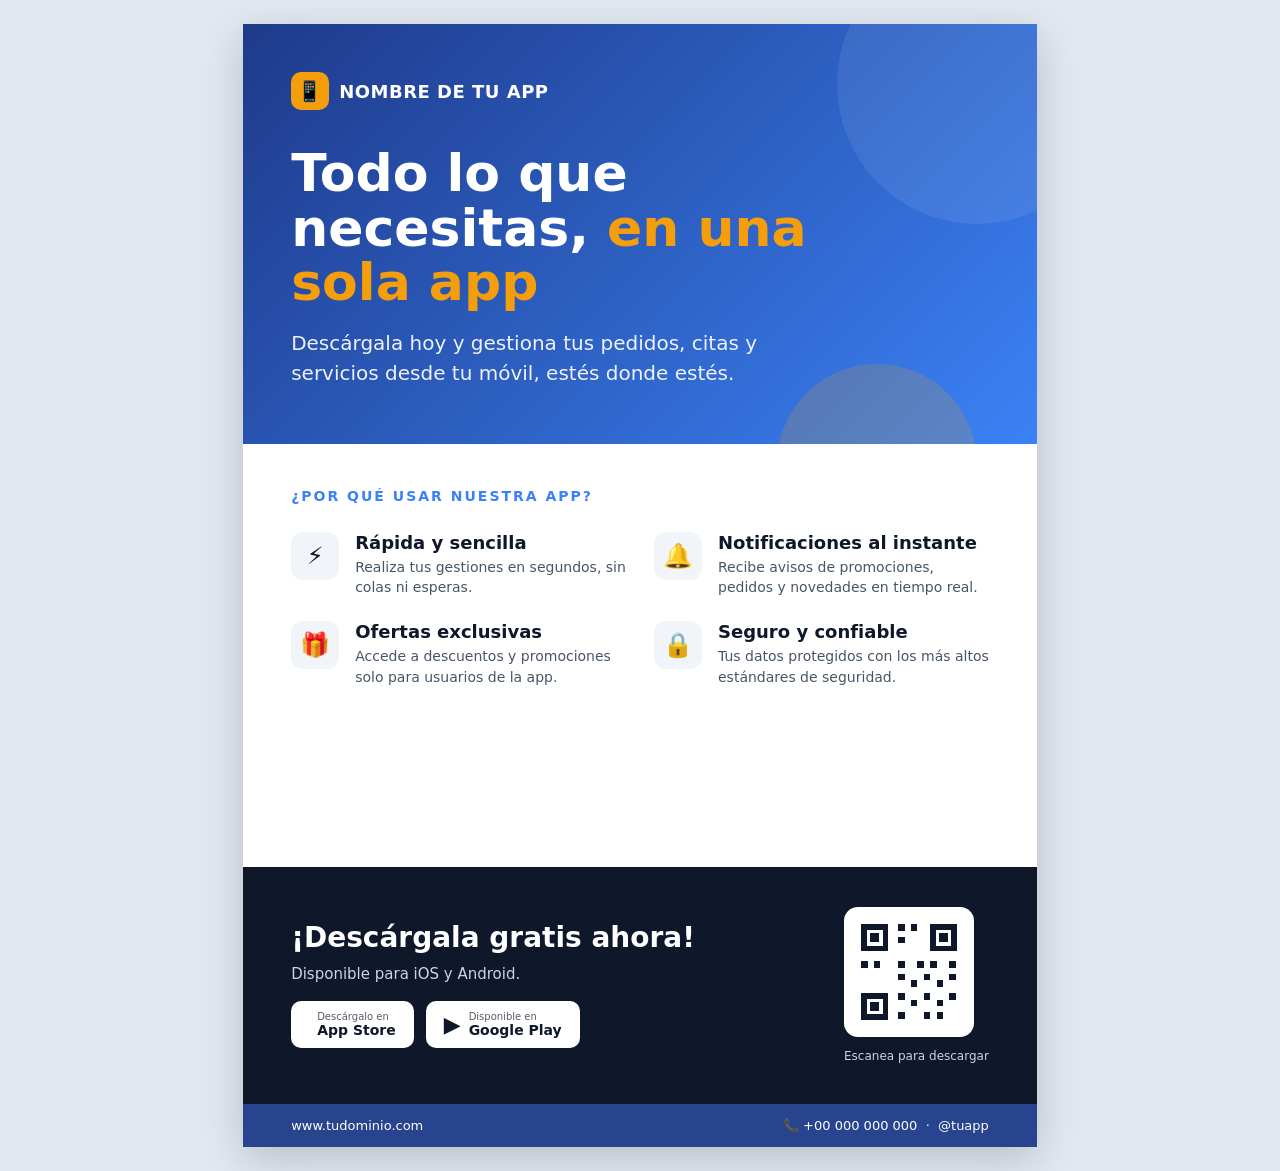
<file: flyer.html>
<!DOCTYPE html>
<html lang="es">
<head>
<meta charset="UTF-8">
<meta name="viewport" content="width=device-width, initial-scale=1.0">
<title>Flyer publicitario — Descarga nuestra App</title>
<style>
  :root{
    --azul:#1e3a8a;
    --azul-claro:#3b82f6;
    --acento:#f59e0b;
    --oscuro:#0f172a;
    --gris:#475569;
    --claro:#f1f5f9;
    --blanco:#ffffff;
  }

  *{margin:0;padding:0;box-sizing:border-box;}

  body{
    font-family:'Segoe UI',system-ui,-apple-system,sans-serif;
    background:#e2e8f0;
    display:flex;
    justify-content:center;
    padding:24px;
    color:var(--oscuro);
  }

  /* Tamaño A4 para impresión */
  .flyer{
    width:210mm;
    min-height:297mm;
    background:var(--blanco);
    box-shadow:0 12px 40px rgba(0,0,0,.18);
    overflow:hidden;
    position:relative;
    display:flex;
    flex-direction:column;
  }

  /* ---------- CABECERA ---------- */
  .hero{
    background:linear-gradient(135deg,var(--azul) 0%,var(--azul-claro) 100%);
    color:var(--blanco);
    padding:48px 48px 56px;
    position:relative;
    overflow:hidden;
  }
  .hero::after{
    content:"";
    position:absolute;
    right:-80px;top:-80px;
    width:280px;height:280px;
    background:rgba(255,255,255,.08);
    border-radius:50%;
  }
  .hero::before{
    content:"";
    position:absolute;
    right:60px;bottom:-120px;
    width:200px;height:200px;
    background:rgba(245,158,11,.18);
    border-radius:50%;
  }
  .marca{
    display:inline-flex;
    align-items:center;
    gap:10px;
    font-weight:700;
    letter-spacing:.5px;
    font-size:18px;
    margin-bottom:36px;
  }
  .marca .logo{
    width:38px;height:38px;
    background:var(--acento);
    border-radius:10px;
    display:flex;align-items:center;justify-content:center;
    font-size:20px;
  }
  .hero h1{
    font-size:52px;
    line-height:1.05;
    font-weight:800;
    margin-bottom:18px;
    max-width:520px;
  }
  .hero h1 span{color:var(--acento);}
  .hero p.lead{
    font-size:20px;
    opacity:.92;
    max-width:480px;
    line-height:1.5;
  }

  /* ---------- BENEFICIOS ---------- */
  .beneficios{
    padding:44px 48px 20px;
    display:grid;
    grid-template-columns:1fr 1fr;
    gap:24px 28px;
  }
  .seccion-titulo{
    grid-column:1 / -1;
    font-size:14px;
    text-transform:uppercase;
    letter-spacing:2px;
    color:var(--azul-claro);
    font-weight:700;
    margin-bottom:4px;
  }
  .beneficio{
    display:flex;
    gap:16px;
    align-items:flex-start;
  }
  .beneficio .ic{
    flex-shrink:0;
    width:48px;height:48px;
    border-radius:12px;
    background:var(--claro);
    display:flex;align-items:center;justify-content:center;
    font-size:24px;
  }
  .beneficio h3{
    font-size:18px;
    margin-bottom:4px;
    color:var(--oscuro);
  }
  .beneficio p{
    font-size:14px;
    color:var(--gris);
    line-height:1.45;
  }

  /* ---------- CTA ---------- */
  .cta{
    margin-top:auto;
    background:var(--oscuro);
    color:var(--blanco);
    padding:40px 48px;
    display:flex;
    align-items:center;
    justify-content:space-between;
    gap:32px;
  }
  .cta-texto h2{
    font-size:28px;
    margin-bottom:10px;
    line-height:1.15;
  }
  .cta-texto p{
    color:#cbd5e1;
    font-size:15px;
    margin-bottom:18px;
  }
  .stores{display:flex;gap:12px;flex-wrap:wrap;}
  .store-btn{
    display:inline-flex;
    align-items:center;
    gap:8px;
    background:var(--blanco);
    color:var(--oscuro);
    padding:10px 18px;
    border-radius:10px;
    font-weight:600;
    font-size:14px;
  }
  .store-btn .em{font-size:22px;}
  .store-btn small{display:block;font-size:10px;font-weight:400;opacity:.7;}

  .qr{
    flex-shrink:0;
    text-align:center;
  }
  .qr .caja{
    width:130px;height:130px;
    background:var(--blanco);
    border-radius:14px;
    padding:12px;
    margin-bottom:8px;
  }
  /* QR sintético solo decorativo — reemplazar por el QR real */
  .qr .caja svg{width:100%;height:100%;}
  .qr span{font-size:12px;color:#cbd5e1;}

  /* ---------- PIE ---------- */
  .pie{
    background:var(--azul);
    color:var(--blanco);
    padding:14px 48px;
    display:flex;
    justify-content:space-between;
    font-size:13px;
    opacity:.95;
  }

  @media print{
    body{background:none;padding:0;}
    .flyer{box-shadow:none;width:100%;min-height:100vh;}
  }
</style>
</head>
<body>
  <div class="flyer">

    <!-- CABECERA -->
    <header class="hero">
      <div class="marca">
        <span class="logo">📱</span>
        NOMBRE&nbsp;DE&nbsp;TU&nbsp;APP
      </div>
      <h1>Todo lo que necesitas, <span>en una sola app</span></h1>
      <p class="lead">Descárgala hoy y gestiona tus pedidos, citas y servicios desde tu móvil, estés donde estés.</p>
    </header>

    <!-- BENEFICIOS -->
    <section class="beneficios">
      <div class="seccion-titulo">¿Por qué usar nuestra app?</div>

      <div class="beneficio">
        <div class="ic">⚡</div>
        <div>
          <h3>Rápida y sencilla</h3>
          <p>Realiza tus gestiones en segundos, sin colas ni esperas.</p>
        </div>
      </div>

      <div class="beneficio">
        <div class="ic">🔔</div>
        <div>
          <h3>Notificaciones al instante</h3>
          <p>Recibe avisos de promociones, pedidos y novedades en tiempo real.</p>
        </div>
      </div>

      <div class="beneficio">
        <div class="ic">🎁</div>
        <div>
          <h3>Ofertas exclusivas</h3>
          <p>Accede a descuentos y promociones solo para usuarios de la app.</p>
        </div>
      </div>

      <div class="beneficio">
        <div class="ic">🔒</div>
        <div>
          <h3>Seguro y confiable</h3>
          <p>Tus datos protegidos con los más altos estándares de seguridad.</p>
        </div>
      </div>
    </section>

    <!-- LLAMADA A LA ACCIÓN -->
    <section class="cta">
      <div class="cta-texto">
        <h2>¡Descárgala gratis ahora!</h2>
        <p>Disponible para iOS y Android.</p>
        <div class="stores">
          <span class="store-btn"><span class="em"></span><span><small>Descárgalo en</small>App&nbsp;Store</span></span>
          <span class="store-btn"><span class="em">▶</span><span><small>Disponible en</small>Google&nbsp;Play</span></span>
        </div>
      </div>

      <div class="qr">
        <div class="caja">
          <!-- QR decorativo: sustituir por el QR real que apunte a tu enlace de descarga -->
          <svg viewBox="0 0 100 100" xmlns="http://www.w3.org/2000/svg" shape-rendering="crispEdges">
            <rect width="100" height="100" fill="#fff"/>
            <g fill="#0f172a">
              <rect x="5" y="5" width="25" height="25"/><rect x="10" y="10" width="15" height="15" fill="#fff"/><rect x="13" y="13" width="9" height="9" fill="#0f172a"/>
              <rect x="70" y="5" width="25" height="25"/><rect x="75" y="10" width="15" height="15" fill="#fff"/><rect x="78" y="13" width="9" height="9" fill="#0f172a"/>
              <rect x="5" y="70" width="25" height="25"/><rect x="10" y="75" width="15" height="15" fill="#fff"/><rect x="13" y="78" width="9" height="9" fill="#0f172a"/>
              <rect x="40" y="5" width="6" height="6"/><rect x="52" y="5" width="6" height="6"/><rect x="40" y="17" width="6" height="6"/>
              <rect x="5" y="40" width="6" height="6"/><rect x="17" y="40" width="6" height="6"/><rect x="40" y="40" width="6" height="6"/>
              <rect x="58" y="40" width="6" height="6"/><rect x="70" y="40" width="6" height="6"/><rect x="88" y="40" width="6" height="6"/>
              <rect x="40" y="52" width="6" height="6"/><rect x="52" y="58" width="6" height="6"/><rect x="64" y="52" width="6" height="6"/>
              <rect x="76" y="58" width="6" height="6"/><rect x="88" y="52" width="6" height="6"/><rect x="40" y="70" width="6" height="6"/>
              <rect x="52" y="76" width="6" height="6"/><rect x="64" y="70" width="6" height="6"/><rect x="76" y="76" width="6" height="6"/>
              <rect x="88" y="70" width="6" height="6"/><rect x="40" y="88" width="6" height="6"/><rect x="64" y="88" width="6" height="6"/>
              <rect x="76" y="88" width="6" height="6"/>
            </g>
          </svg>
        </div>
        <span>Escanea para descargar</span>
      </div>
    </section>

    <!-- PIE -->
    <footer class="pie">
      <span>www.tudominio.com</span>
      <span>📞 +00 000 000 000 &nbsp;·&nbsp; @tuapp</span>
    </footer>

  </div>
</body>
</html>
</file>
<file: automatizacion/pwa-imagenes/styles.css>
:root{--azul:#1e3a8a;--azul2:#3b82f6;--gris:#475569;--claro:#f1f5f9;}
*{box-sizing:border-box;margin:0;padding:0;}
body{font-family:system-ui,-apple-system,'Segoe UI',sans-serif;background:#e2e8f0;color:#0f172a;}
.app{max-width:560px;margin:0 auto;padding:24px 16px 60px;}
h1{font-size:24px;}
.sub{color:var(--gris);margin:6px 0 20px;}
form{display:flex;flex-direction:column;gap:18px;}
fieldset{border:1px solid #cbd5e1;border-radius:12px;padding:16px;background:#fff;}
legend{font-weight:700;color:var(--azul);padding:0 6px;}
label{display:flex;flex-direction:column;gap:6px;font-size:14px;font-weight:600;margin-top:10px;}
label[hidden]{display:none;}   /* el atributo hidden debe ocultar (si no, sale el selector de color vacío) */
select,input[type=file]{padding:10px;border:1px solid #cbd5e1;border-radius:8px;font-size:15px;background:#fff;}
select:disabled{background:var(--claro);color:#94a3b8;}
.fotos{display:grid;grid-template-columns:1fr;gap:12px;}
.foto{margin-top:0;}
.preview{width:100%;max-width:200px;aspect-ratio:4/5;object-fit:cover;border-radius:8px;background:var(--claro);margin-top:6px;display:none;}
.preview.show{display:block;}
button{background:var(--azul);color:#fff;border:0;border-radius:10px;padding:14px;font-size:16px;font-weight:700;cursor:pointer;}
button:disabled{opacity:.5;cursor:not-allowed;}
.estado{margin-top:18px;padding:14px;border-radius:10px;background:#fff;border:1px solid #cbd5e1;font-size:14px;}
.estado.ok{border-color:#16a34a;background:#f0fdf4;}
.estado.error{border-color:#dc2626;background:#fef2f2;}
.ref-row{display:flex;gap:8px;align-items:stretch;}
.ref-row input{flex:1;}
.ref-row button{padding:10px 16px;font-size:14px;border-radius:8px;background:var(--gris);}
.ref-estado{margin-top:8px;padding:10px 12px;border-radius:8px;font-size:14px;font-weight:600;border:1px solid #cbd5e1;background:#fff;}
.ref-estado.ok{border-color:#16a34a;background:#f0fdf4;color:#166534;}
.ref-estado.error{border-color:#dc2626;background:#fef2f2;color:#991b1b;}
.progreso{margin-top:18px;}
.barra{height:16px;background:var(--claro);border:1px solid #cbd5e1;border-radius:9px;overflow:hidden;}
.relleno{height:100%;width:0;background-color:var(--azul2);
  background-image:linear-gradient(45deg,rgba(255,255,255,.35) 25%,transparent 25%,transparent 50%,rgba(255,255,255,.35) 50%,rgba(255,255,255,.35) 75%,transparent 75%,transparent);
  background-size:28px 28px;animation:barra-mov 1s linear infinite;transition:width .4s ease;}
.relleno.indeterminada{width:100%;opacity:.85;}
@keyframes barra-mov{from{background-position:0 0;}to{background-position:28px 0;}}
.progreso-txt{margin-top:8px;font-size:14px;font-weight:600;color:var(--gris);text-align:center;}
.btn-faltantes{width:100%;margin:0 0 16px;background:var(--gris);}
.faltantes{margin:0 0 18px;border:1px solid #cbd5e1;border-radius:12px;background:#fff;max-height:55vh;overflow:auto;}
.faltantes-head{padding:10px 12px;font-size:13px;color:var(--gris);border-bottom:1px solid #e2e8f0;position:sticky;top:0;background:#fff;z-index:2;}
.faltantes-cat{padding:7px 12px;font-weight:700;color:var(--azul);background:var(--claro);font-size:13px;position:sticky;top:38px;z-index:1;}
.faltantes-row{display:grid;grid-template-columns:auto auto 1fr;gap:8px;align-items:center;padding:10px 12px;border-top:1px solid #f1f5f9;cursor:pointer;font-size:14px;}
.faltantes-row:active{background:#eff6ff;}
.fq{min-width:30px;text-align:center;font-weight:700;color:#fff;background:var(--azul2);border-radius:12px;padding:1px 6px;font-size:12px;}
.fc{font-weight:700;}
.fn{color:var(--gris);overflow:hidden;text-overflow:ellipsis;white-space:nowrap;}
.faltantes-msg{padding:16px;text-align:center;color:var(--gris);font-size:14px;}
.faltantes-msg.error{color:#991b1b;}

/* --- cola de generación --- */
.cola{margin-top:18px;}
.cola-head{font-weight:700;color:var(--azul);margin-bottom:8px;font-size:14px;}
.cola-lista{display:flex;flex-direction:column;gap:10px;}
.job{background:#fff;border:1px solid #cbd5e1;border-radius:10px;padding:10px 12px;}
.job.ok{border-color:#16a34a;background:#f0fdf4;}
.job.error{border-color:#dc2626;background:#fef2f2;}
.job-top{display:flex;justify-content:space-between;gap:8px;font-size:13px;margin-bottom:6px;}
.job-label{font-weight:600;overflow:hidden;text-overflow:ellipsis;white-space:nowrap;}
.job-estado{color:var(--gris);white-space:nowrap;}
</file>
